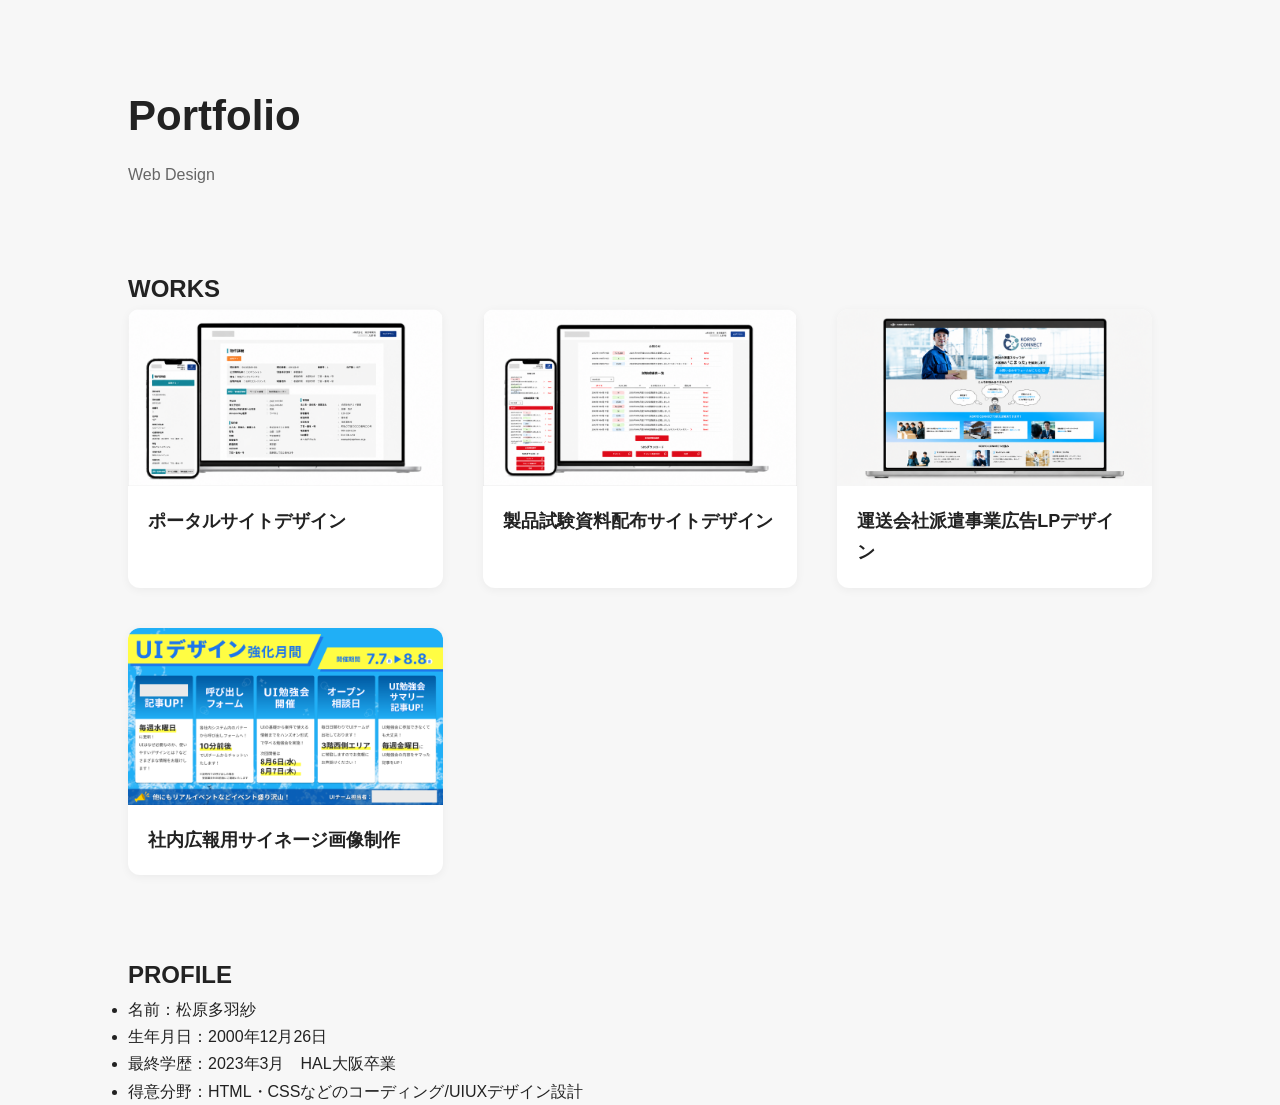
<file: index.html>
<!DOCTYPE html>
<html lang="ja">
<head>
  <meta charset="UTF-8">
  <meta name="viewport" content="width=device-width, initial-scale=1.0">
  <title>Portfolio</title>
  <link rel="stylesheet" href="css/style.css">
</head>
<body>

  <header class="header">
    <h1>Portfolio</h1>
    <p>Web Design</p>
  </header>

  <main class="container">
    <div class="works_about">
      <h2>WORKS</h2>
      <div class="works">
        <a href="work1.html" class="card">
          <img src="images/thumb1.png" alt="">
          <h3>ポータルサイトデザイン</h3>
        </a>

        <a href="work2.html" class="card">
          <img src="images/thumb2.png" alt="">
          <h3>製品試験資料配布サイトデザイン</h3>
        </a>

        <a href="work3.html" class="card">
          <img src="images/thumb3.png" alt="">
          <h3>運送会社派遣事業広告LPデザイン</h3>
        </a>

        <a href="work4.html" class="card">
          <img src="images/thumb4.png" alt="">
          <h3>社内広報用サイネージ画像制作</h3>
        </a>
      </div>
    </div>
    <div class="prof">
      <h2>PROFILE</h2>
      <div class="prof_contents">
        <ul>
          <li>名前：松原多羽紗</li>
          <li>生年月日：2000年12月26日</li>
          <li>最終学歴：2023年3月　HAL大阪卒業</li>
          <li>得意分野：HTML・CSSなどのコーディング/UIUXデザイン設計</li>
        </ul>
      </div>
    </div>
  </main>

  <script src="js/script.js"></script>
</body>
</html>
</file>
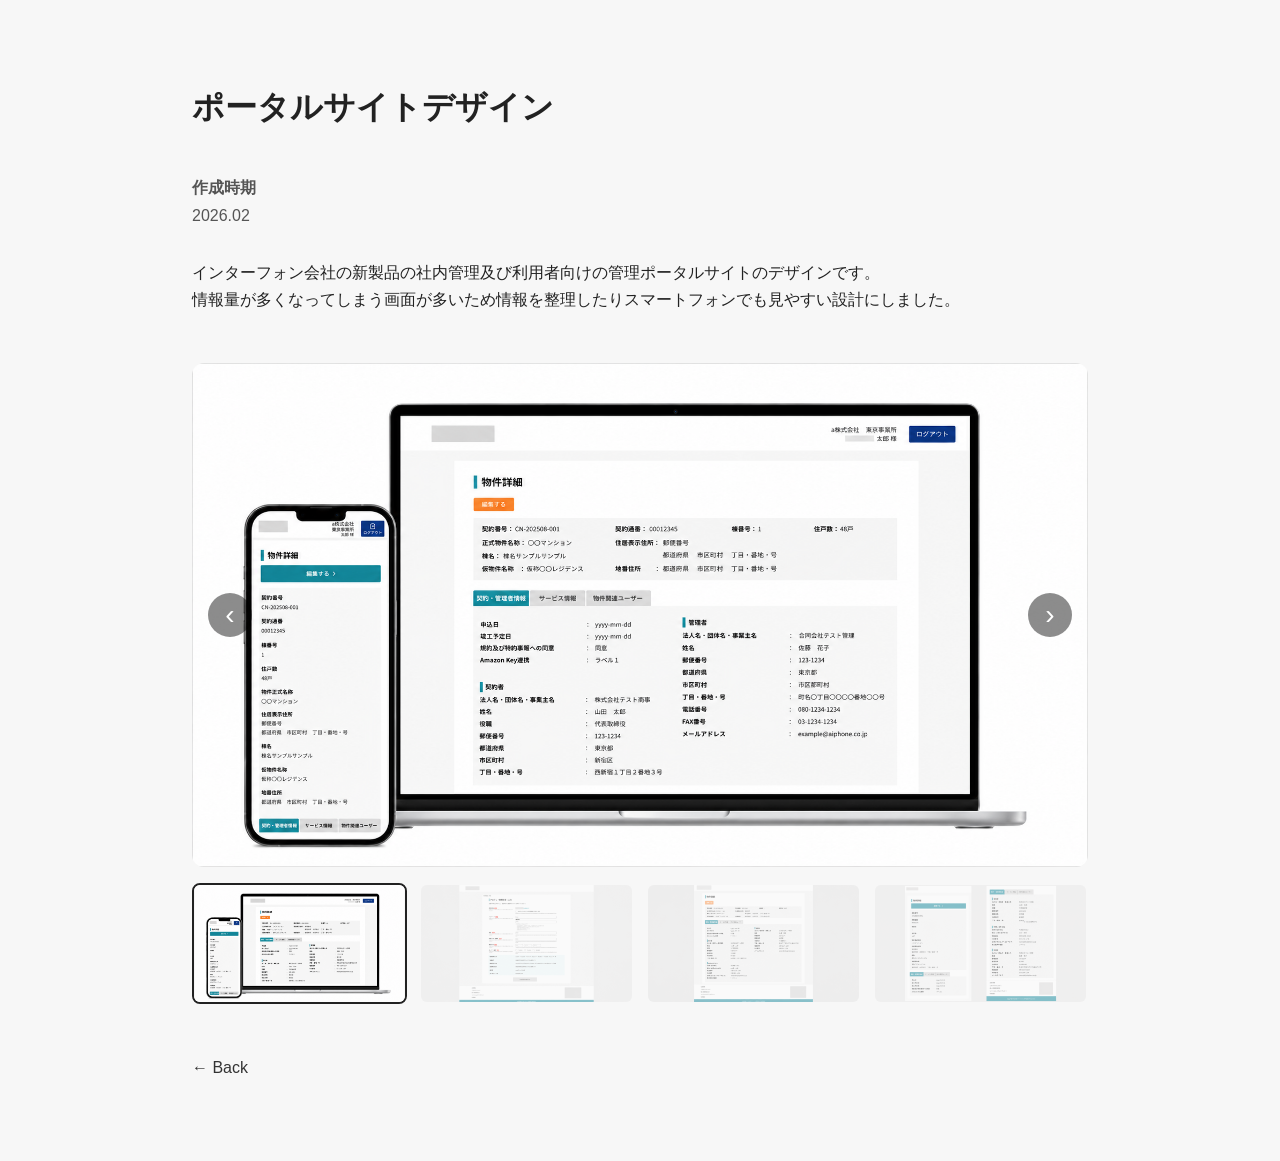
<file: work1.html>
<!DOCTYPE html>
<html lang="ja">
<head>
  <meta charset="UTF-8">
  <meta name="viewport" content="width=device-width, initial-scale=1.0">
  <title>ポータルサイトデザイン</title>
  <link rel="stylesheet" href="css/style.css">
</head>
<body>

  <main class="detail">

    <h1>ポータルサイトデザイン</h1>

    <div class="meta">
      <p><strong>作成時期</strong><br>2026.02</p>
    </div>

    <div class="description">
      <p>
        インターフォン会社の新製品の社内管理及び利用者向けの管理ポータルサイトのデザインです。<br>
        情報量が多くなってしまう画面が多いため情報を整理したりスマートフォンでも見やすい設計にしました。
      </p>
    </div>

    <div class="slider">
      <div class="slider-main">
        <button class="slider-btn prev">‹</button>

        <img id="mainImage" src="images/work1/1.png" alt="作品モックアップ">

        <button class="slider-btn next">›</button>
      </div>

      <div class="slider-thumbs">
        <img src="images/work1/1.png" class="thumb active" alt="作品モックアップ">
        <img src="images/work1/2.png" class="thumb" alt="PC入力フォーム">
        <img src="images/work1/3.png" class="thumb" alt="PC詳細確認ページ">
        <img src="images/work1/4.png" class="thumb" alt="SP詳細確認ページ">
      </div>
    </div>

    <a href="index.html" class="back">← Back</a>

  </main>

</body>
</html>
<script src="js/script.js"></script>
</file>
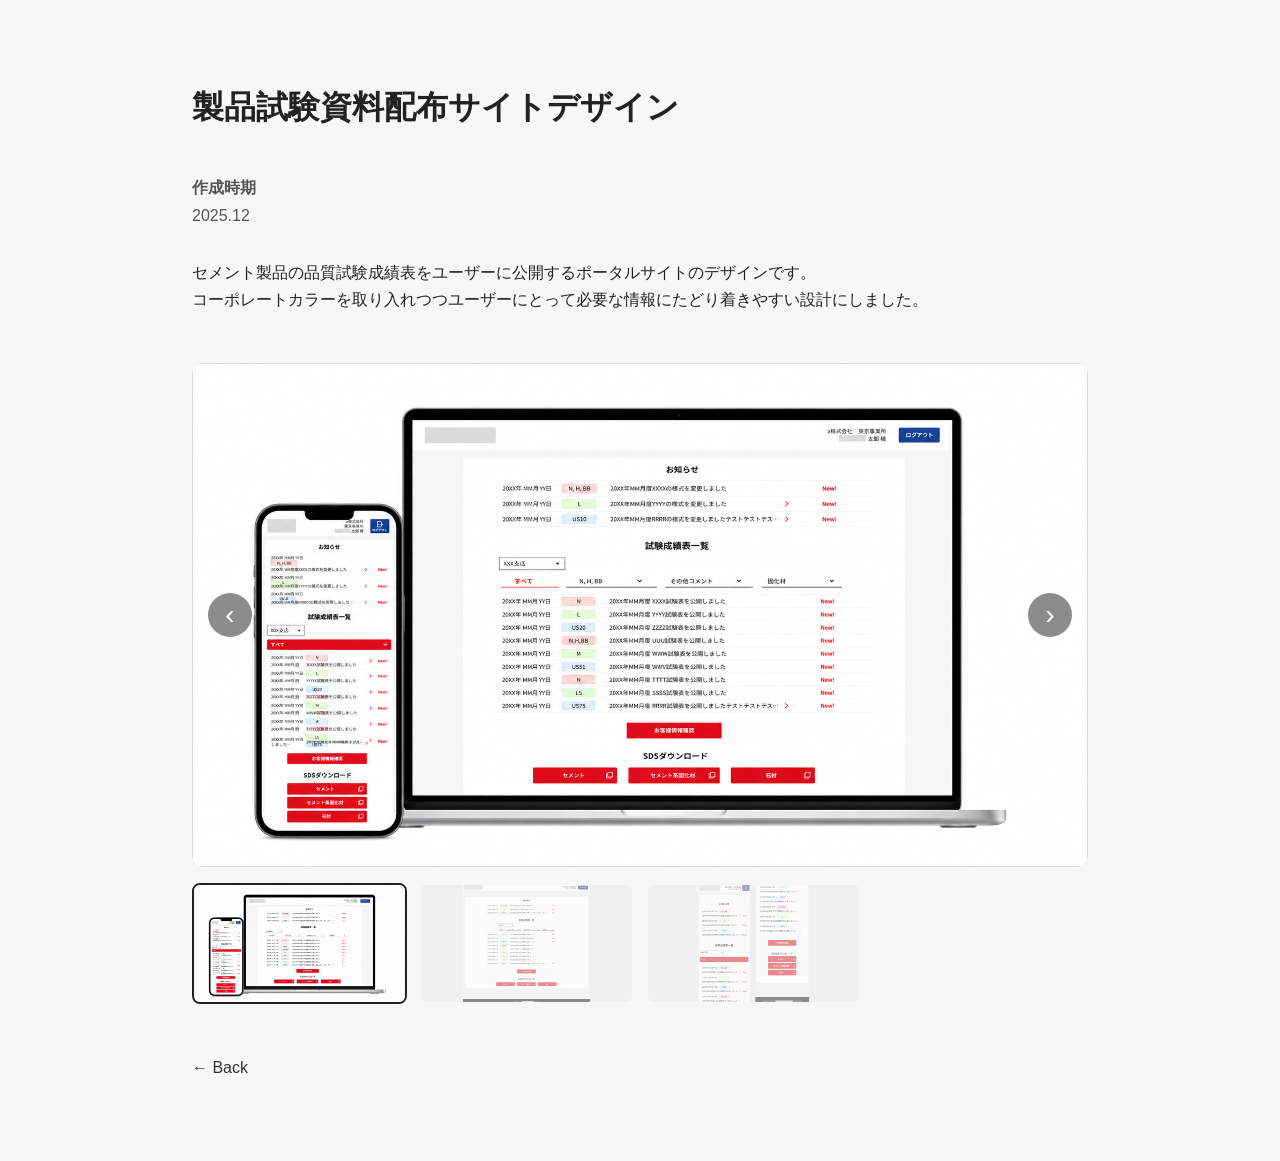
<file: work2.html>
<!DOCTYPE html>
<html lang="ja">
<head>
	<meta charset="UTF-8">
	<meta name="viewport" content="width=device-width, initial-scale=1.0">
	<title>製品試験資料配布サイトデザイン</title>
	<link rel="stylesheet" href="css/style.css">
</head>
<body>

  <main class="detail">

    <h1>製品試験資料配布サイトデザイン</h1>

    <div class="meta">
      <p><strong>作成時期</strong><br>2025.12</p>
    </div>

    <div class="description">
      <p>
        セメント製品の品質試験成績表をユーザーに公開するポータルサイトのデザインです。<br>
				コーポレートカラーを取り入れつつユーザーにとって必要な情報にたどり着きやすい設計にしました。
      </p>
    </div>

		<div class="slider">
      <div class="slider-main">
        <button class="slider-btn prev">‹</button>

        <img id="mainImage" src="images/work2/1.png" alt="モックアップ画像">

        <button class="slider-btn next">›</button>
      </div>

      <div class="slider-thumbs">
        <img src="images/work2/1.png" class="thumb active" alt="モックアップ画像">
        <img src="images/work2/2.png" class="thumb" alt="PC画面">
				<img src="images/work2/3.png" class="thumb" alt="SP画面">
      </div>
    </div>

    <a href="index.html" class="back">← Back</a>

  </main>

</body>
</html>
<script src="js/script.js"></script>
</file>
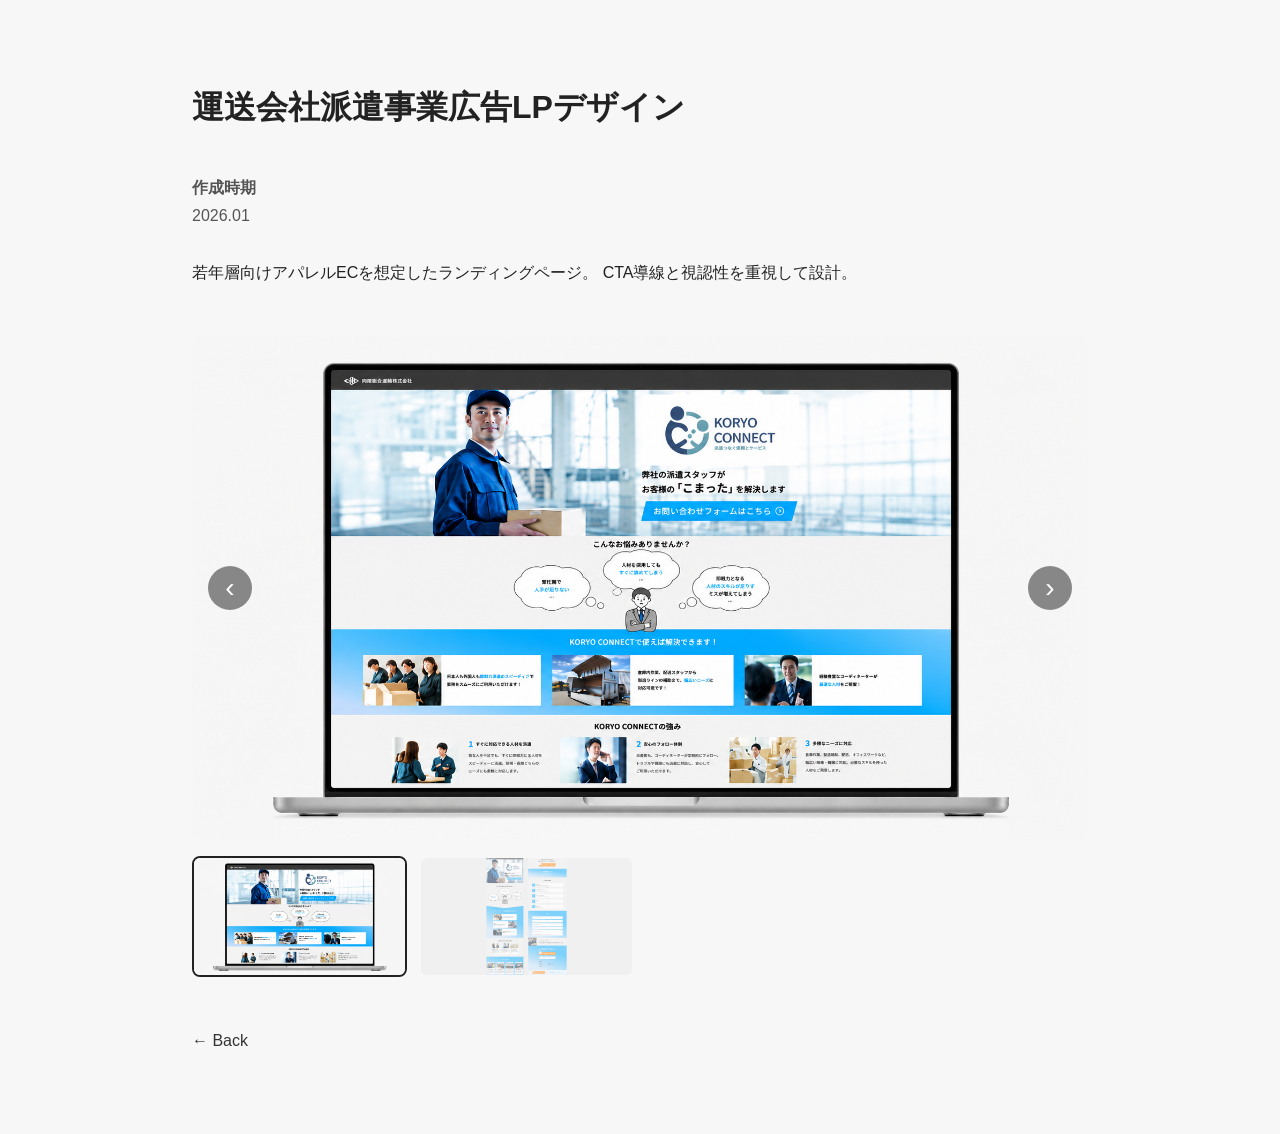
<file: work3.html>
<!DOCTYPE html>
<html lang="ja">
<head>
  <meta charset="UTF-8">
  <meta name="viewport" content="width=device-width, initial-scale=1.0">
  <title>運送会社派遣事業広告LPデザイン</title>
  <link rel="stylesheet" href="css/style.css">
</head>
<body>

  <main class="detail">

    <h1>運送会社派遣事業広告LPデザイン</h1>

    <div class="meta">
      <p><strong>作成時期</strong><br>2026.01</p>
    </div>

    <div class="description">
      <p>
        若年層向けアパレルECを想定したランディングページ。
        CTA導線と視認性を重視して設計。
      </p>
    </div>

		<div class="slider">
      <div class="slider-main">
        <button class="slider-btn prev">‹</button>

        <img id="mainImage" src="images/work3/1.png" alt="モックアップ画像">

        <button class="slider-btn next">›</button>
      </div>

      <div class="slider-thumbs">
        <img src="images/work3/1.png" class="thumb active" alt="モックアップ画像">
        <img src="images/work3/2.png" class="thumb" alt="全体画像">
      </div>
    </div>

    <a href="index.html" class="back">← Back</a>

  </main>

</body>
</html>
<script src="js/script.js"></script>
</file>
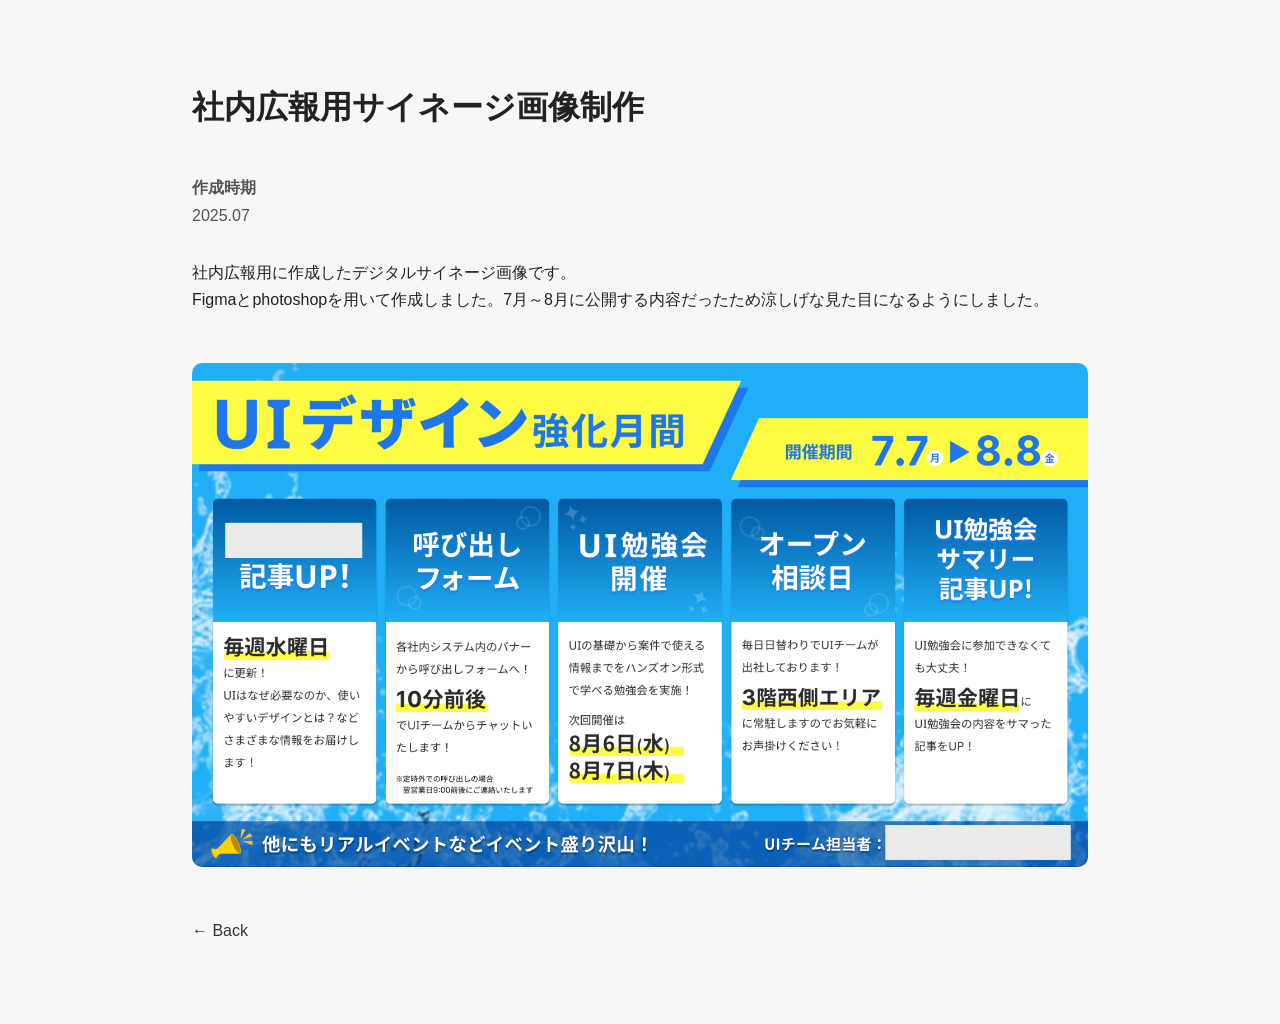
<file: work4.html>
<!DOCTYPE html>
<html lang="ja">
<head>
  <meta charset="UTF-8">
  <meta name="viewport" content="width=device-width, initial-scale=1.0">
  <title>社内広報用サイネージ画像制作</title>
  <link rel="stylesheet" href="css/style.css">
</head>
<body>

  <main class="detail">

    <h1>社内広報用サイネージ画像制作</h1>

    <div class="meta">
      <p><strong>作成時期</strong><br>2025.07</p>
    </div>

    <div class="description">
      <p>
        社内広報用に作成したデジタルサイネージ画像です。<br>
        Figmaとphotoshopを用いて作成しました。7月～8月に公開する内容だったため涼しげな見た目になるようにしました。
      </p>
    </div>

    <div class="gallery">
      <img src="images/work4/1.png" alt="サイネージ画像">
    </div>

    <a href="index.html" class="back">← Back</a>

  </main>

</body>
</html>
</file>
<file: css/style.css>
* {
  margin: 0;
  padding: 0;
  box-sizing: border-box;
}

body {
  font-family: "Noto Sans JP", sans-serif;
  background: #f7f7f7;
  color: #222;
  line-height: 1.7;
}

.header {
  padding: 80px 10%;
}

.header h1 {
  font-size: 42px;
  margin-bottom: 10px;
}

.header p {
  color: #666;
}

.works_about{
  width: 80%;
  margin: auto;
}

.works {
  display: grid;
  grid-template-columns: repeat(auto-fit, minmax(300px, 1fr));
  gap: 40px;
  padding-bottom: 80px;
}

.card {
  text-decoration: none;
  color: #222;
  background: white;
  border-radius: 12px;
  overflow: hidden;
  transition: 0.3s;
  box-shadow: 0 2px 10px rgba(0,0,0,0.05);
}

.card:hover {
  transform: translateY(-4px);
}

.card img {
  width: 100%;
  display: block;
}

.card h3 {
  padding: 20px;
  font-size: 18px;
}

.prof{
  width: 80%;
  margin: auto;
}

.detail {
  width: 70%;
  margin: auto;
  padding: 80px 0;
}

.detail h1 {
  margin-bottom: 40px;
}

.meta {
  margin-bottom: 30px;
  color: #555;
}

.description {
  margin-bottom: 50px;
}

.gallery {
  display: flex;
  flex-direction: column;
  gap: 30px;
}

.gallery img {
  width: 100%;
  border-radius: 10px;
}

.back {
  display: inline-block;
  margin-top: 50px;
  color: #333;
  text-decoration: none;
}
/* スライダー */
.slider {
  margin-top: 40px;
}

.slider-main {
  position: relative;
  background: #f2f2f2;
  border-radius: 12px;
  overflow: hidden;
}

.slider-main img {
  width: 100%;
  aspect-ratio: 16 / 9;
  object-fit: cover;
  display: block;
}

.slider-btn {
  position: absolute;
  top: 50%;
  transform: translateY(-50%);
  width: 44px;
  height: 44px;
  border: none;
  border-radius: 50%;
  background: rgba(0, 0, 0, 0.45);
  color: #fff;
  font-size: 28px;
  cursor: pointer;
}

.slider-btn.prev {
  left: 16px;
}

.slider-btn.next {
  right: 16px;
}

.slider-thumbs {
  display: grid;
  grid-template-columns: repeat(4, 1fr);
  gap: 12px;
  margin-top: 16px;
}

.thumb {
  width: 100%;
  aspect-ratio: 16 / 9;
  object-fit: cover;
  border-radius: 8px;
  cursor: pointer;
  opacity: 0.5;
  border: 2px solid transparent;
}

.thumb.active {
  opacity: 1;
  border-color: #222;
}

@media (max-width: 600px) {
  .slider-btn {
    width: 36px;
    height: 36px;
    font-size: 22px;
  }

  .slider-thumbs {
    gap: 8px;
  }
}
</file>
